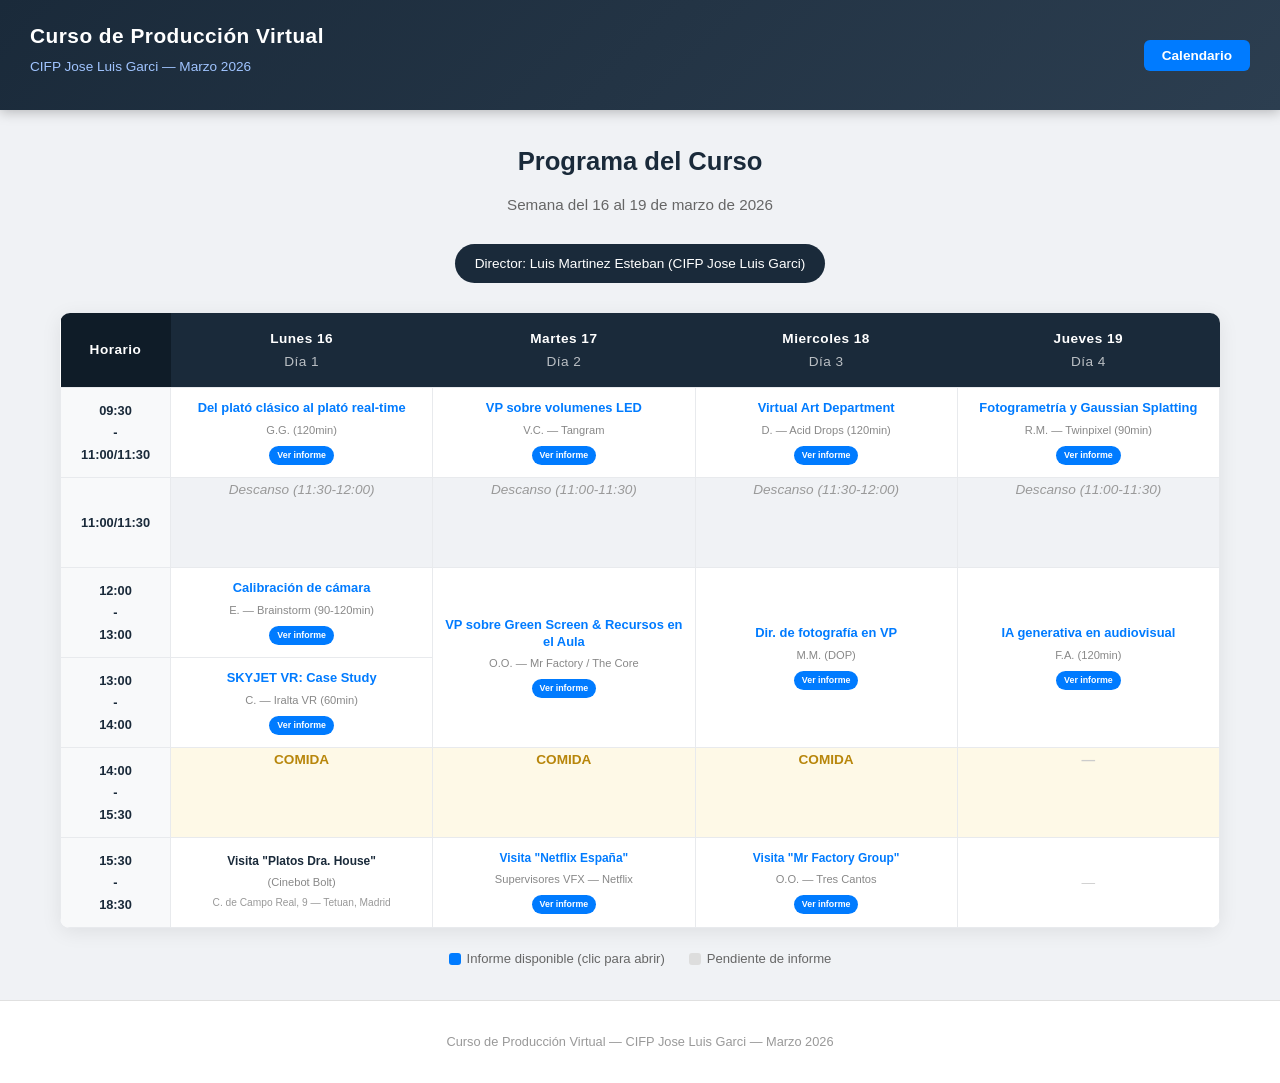
<file: index.html>
<!DOCTYPE html>
<html lang="es">
<head>
    <meta charset="UTF-8">
    <meta name="viewport" content="width=device-width, initial-scale=1.0">
    <title>Curso de Producción Virtual - CIFP Jose Luis Garci 2026</title>
    <link rel="stylesheet" href="styles.css">
</head>
<body>

<!-- Top Bar -->
<div class="topbar" id="top" style="display:flex;align-items:center;gap:16px;">
    <div style="flex:1;cursor:pointer;" onclick="goHome()">
        <h1>Curso de Producción Virtual</h1>
        <p>CIFP Jose Luis Garci &mdash; Marzo 2026</p>
    </div>
    <button onclick="goHome()" style="background:#007bff;color:#fff;border:none;padding:8px 18px;border-radius:6px;cursor:pointer;font-size:.85em;font-weight:600;white-space:nowrap;" id="home-btn">Calendario</button>
</div>

<!-- Day Tabs -->
<div class="day-tabs" id="day-tabs" style="display:none;">
    <button class="day-tab active" onclick="switchDay('día1')">Día 1 &mdash; Lunes 16 Marzo</button>
    <button class="day-tab" onclick="switchDay('día2')">Día 2 &mdash; Martes 17 Marzo</button>
    <button class="day-tab" onclick="switchDay('día3')">Día 3 &mdash; Miércoles 18 Marzo</button>
    <button class="day-tab" onclick="switchDay('día4')">Día 4 &mdash; Jueves 19 Marzo</button>
</div>

<!-- Mobile menu -->
<div class="overlay" id="overlay" onclick="toggleMobile()"></div>
<button class="mobile-menu-btn" onclick="toggleMobile()">&#9776;</button>

<!-- ════════════════════════════════════════════ -->
<!-- HOME: Calendar View                        -->
<!-- ════════════════════════════════════════════ -->
<div class="home-view" id="home-view">
    <div class="calendar-wrapper">
        <div class="calendar-intro">
            <h2>Programa del Curso</h2>
            <p>Semana del 16 al 19 de marzo de 2026</p>
            <div class="director">Director: Luis Martinez Esteban (CIFP Jose Luis Garci)</div>
        </div>

        <table class="cal-table">
            <thead>
                <tr>
                    <th>Horario</th>
                    <th>Lunes 16<br><span style="font-weight:400;opacity:.7;">Día 1</span></th>
                    <th>Martes 17<br><span style="font-weight:400;opacity:.7;">Día 2</span></th>
                    <th>Miercoles 18<br><span style="font-weight:400;opacity:.7;">Día 3</span></th>
                    <th>Jueves 19<br><span style="font-weight:400;opacity:.7;">Día 4</span></th>
                </tr>
            </thead>
            <tbody>
                <!-- Morning block 09:30-11:00/11:30 -->
                <tr>
                    <td>09:30<br>-<br>11:00/11:30</td>
                    <td>
                        <div class="cal-cell clickable" onclick="showTalk('charla01-1')">
                            <div class="cal-title">Del plató clásico al plató real-time</div>
                            <div class="cal-speaker">G.G. (120min)</div>
                            <span class="cal-badge">Ver informe</span>
                        </div>
                    </td>
                    <td>
                        <div class="cal-cell clickable" onclick="showTalk('charla02-1')">
                            <div class="cal-title">VP sobre volumenes LED</div>
                            <div class="cal-speaker">V.C. &mdash; Tangram</div>
                            <span class="cal-badge">Ver informe</span>
                        </div>
                    </td>
                    <td>
                        <div class="cal-cell clickable" onclick="showTalk('charla03-1')">
                            <div class="cal-title">Virtual Art Department</div>
                            <div class="cal-speaker">D. &mdash; Acid Drops (120min)</div>
                            <span class="cal-badge">Ver informe</span>
                        </div>
                    </td>
                    <td>
                        <div class="cal-cell clickable" onclick="showTalk('charla04-1')">
                            <div class="cal-title">Fotogrametría y Gaussian Splatting</div>
                            <div class="cal-speaker">R.M. &mdash; Twinpixel (90min)</div>
                            <span class="cal-badge">Ver informe</span>
                        </div>
                    </td>
                </tr>
                <!-- Break -->
                <tr>
                    <td style="height:40px;">11:00/11:30</td>
                    <td class="cal-break">Descanso (11:30-12:00)</td>
                    <td class="cal-break">Descanso (11:00-11:30)</td>
                    <td class="cal-break">Descanso (11:30-12:00)</td>
                    <td class="cal-break">Descanso (11:00-11:30)</td>
                </tr>
                <!-- Midday block 12:00-13:00 -->
                <tr>
                    <td>12:00<br>-<br>13:00</td>
                    <td>
                        <div class="cal-cell clickable" onclick="showTalk('charla01-2')">
                            <div class="cal-title">Calibración de cámara</div>
                            <div class="cal-speaker">E. &mdash; Brainstorm (90-120min)</div>
                            <span class="cal-badge">Ver informe</span>
                        </div>
                    </td>
                    <td rowspan="2">
                        <div class="cal-cell clickable" onclick="showTalk('charla02-2')" style="height:100%;">
                            <div class="cal-title">VP sobre Green Screen &amp; Recursos en el Aula</div>
                            <div class="cal-speaker">O.O. &mdash; Mr Factory / The Core</div>
                            <span class="cal-badge">Ver informe</span>
                        </div>
                    </td>
                    <td rowspan="2">
                        <div class="cal-cell clickable" onclick="showTalk('charla03-2')" style="height:100%;">
                            <div class="cal-title">Dir. de fotografía en VP</div>
                            <div class="cal-speaker">M.M. (DOP)</div>
                            <span class="cal-badge">Ver informe</span>
                        </div>
                    </td>
                    <td rowspan="2">
                        <div class="cal-cell clickable" onclick="showTalk('charla04-2')" style="height:100%;">
                            <div class="cal-title">IA generativa en audiovisual</div>
                            <div class="cal-speaker">F.A. (120min)</div>
                            <span class="cal-badge">Ver informe</span>
                        </div>
                    </td>
                </tr>
                <!-- 13:00-14:00 -->
                <tr>
                    <td>13:00<br>-<br>14:00</td>
                    <td>
                        <div class="cal-cell clickable" onclick="showTalk('charla01-3')">
                            <div class="cal-title">SKYJET VR: Case Study</div>
                            <div class="cal-speaker">C. &mdash; Iralta VR (60min)</div>
                            <span class="cal-badge">Ver informe</span>
                        </div>
                    </td>
                </tr>
                <!-- Comida -->
                <tr>
                    <td style="height:50px;">14:00<br>-<br>15:30</td>
                    <td class="cal-food">COMIDA</td>
                    <td class="cal-food">COMIDA</td>
                    <td class="cal-food">COMIDA</td>
                    <td class="cal-food" style="color:#ccc;">&mdash;</td>
                </tr>
                <!-- Visitas -->
                <tr>
                    <td>15:30<br>-<br>18:30</td>
                    <td>
                        <div class="cal-cell cal-visit">
                            <div class="cal-title">Visita "Platos Dra. House"</div>
                            <div class="cal-speaker">(Cinebot Bolt)</div>
                            <div class="cal-location">C. de Campo Real, 9 &mdash; Tetuan, Madrid</div>
                        </div>
                    </td>
                    <td>
                        <div class="cal-cell cal-visit clickable" onclick="showTalk('charla02-3')">
                            <div class="cal-title">Visita "Netflix España"</div>
                            <div class="cal-speaker">Supervisores VFX &mdash; Netflix</div>
                            <span class="cal-badge">Ver informe</span>
                        </div>
                    </td>
                    <td>
                        <div class="cal-cell cal-visit clickable" onclick="showTalk('charla03-3')">
                            <div class="cal-title">Visita "Mr Factory Group"</div>
                            <div class="cal-speaker">O.O. &mdash; Tres Cantos</div>
                            <span class="cal-badge">Ver informe</span>
                        </div>
                    </td>
                    <td>
                        <div class="cal-cell cal-nodata" style="color:#ccc;">&mdash;</div>
                    </td>
                </tr>
            </tbody>
        </table>

        <div class="cal-legend">
            <div class="cal-legend-item"><div class="cal-legend-dot available"></div> Informe disponible (clic para abrir)</div>
            <div class="cal-legend-item"><div class="cal-legend-dot pending"></div> Pendiente de informe</div>
        </div>
    </div>
</div>

<div class="layout talks-view" id="talks-view">

    <!-- Sidebar -->
    <aside class="sidebar" id="sidebar">
        <div class="sidebar-section" id="sidebar-día1">
            <h3>Día 1 &mdash; Lunes 16</h3>
            <button class="talk-btn active" onclick="showTalk('charla01-1')">
                Del plató clásico al plató real-time
                <span class="speaker">G.G.</span>
            </button>
            <button class="talk-btn" onclick="showTalk('charla01-2')">
                Calibración de cámara y Tracking
                <span class="speaker">E. &mdash; Brainstorm</span>
            </button>
            <button class="talk-btn" onclick="showTalk('charla01-3')">
                SKYJET VR: Case Study
                <span class="speaker">C. &amp; A.S. &mdash; Iralta VR</span>
            </button>
        </div>
        <div class="sidebar-section" id="sidebar-día2">
            <h3>Día 2 &mdash; Martes 17</h3>
            <button class="talk-btn" onclick="showTalk('charla02-1')">
                VP sobre Volumenes LED
                <span class="speaker">V.C. &mdash; Tangram</span>
            </button>
            <button class="talk-btn" onclick="showTalk('charla02-2')">
                VP sobre Green Screen &amp; Educación
                <span class="speaker">O.O. &mdash; Mr. Factory</span>
            </button>
            <button class="talk-btn" onclick="showTalk('charla02-3')">
                VP sobre Volumenes LED (Netflix)
                <span class="speaker">Supervisores VFX &mdash; Netflix</span>
            </button>
        </div>
        <div class="sidebar-section" id="sidebar-día3">
            <h3>Día 3 &mdash; Miércoles 18</h3>
            <button class="talk-btn" onclick="showTalk('charla03-1')">
                VAD y Pipeline Técnico
                <span class="speaker">D. &mdash; Acid Drops</span>
            </button>
            <button class="talk-btn" onclick="showTalk('charla03-2')">
                Dirección de Fotografía en VP
                <span class="speaker">M.M. &mdash; DOP</span>
            </button>
            <button class="talk-btn" onclick="showTalk('charla03-3')">
                Visita MR Factory Group
                <span class="speaker">O.O. &mdash; MR Factory</span>
            </button>
        </div>
        <div class="sidebar-section" id="sidebar-día4">
            <h3>Día 4 &mdash; Jueves 19</h3>
            <button class="talk-btn" onclick="showTalk('charla04-1')">
                Fotogrametría y Gaussian Splatting
                <span class="speaker">R.M. &mdash; Twinpixel</span>
            </button>
            <button class="talk-btn" onclick="showTalk('charla04-2')">
                IA Generativa en Audiovisual
                <span class="speaker">F.A.</span>
            </button>
        </div>
    </aside>

    <!-- Main Content -->
    <main class="main">

<!-- ════════════════════════════════════════════════════════════ -->
<!-- CHARLA 01-1: G.G. -->
<!-- ════════════════════════════════════════════════════════════ -->
<div class="talk-content active" id="charla01-1"></div>

<!-- ════════════════════════════════════════════════════════════ -->
<!-- CHARLA 01-2: E. / Brainstorm -->
<!-- ════════════════════════════════════════════════════════════ -->
<div class="talk-content" id="charla01-2"></div>

<!-- ════════════════════════════════════════════════════════════ -->
<!-- CHARLA 01-3: Skyjet VR -->
<!-- ════════════════════════════════════════════════════════════ -->
<div class="talk-content" id="charla01-3"></div>

<!-- ════════════════════════════════════════════════════════════ -->
<!-- CHARLA 02-1: V.C. / Tangram -->
<!-- ════════════════════════════════════════════════════════════ -->
<div class="talk-content" id="charla02-1"></div>

<!-- ════════════════════════════════════════════════════════════ -->
<!-- CHARLA 02-2: O.O. / Mr. Factory -->
<!-- ════════════════════════════════════════════════════════════ -->
<div class="talk-content" id="charla02-2"></div>

<!-- ════════════════════════════════════════════════════════════ -->
<!-- CHARLA 02-3: Visita Netflix - VP sobre Volumenes LED -->
<!-- ════════════════════════════════════════════════════════════ -->
<div class="talk-content" id="charla02-3"></div>


<!-- ════════════════════════════════════════════════════════════ -->
<!-- CHARLA 03-1: D. / Acid Drops - Virtual Art Department -->
<!-- ════════════════════════════════════════════════════════════ -->
<div class="talk-content" id="charla03-1"></div>

<!-- ════════════════════════════════════════════════════════════ -->
<!-- CHARLA 03-2: M.M. - Dir. Fotografia en VP -->
<!-- ════════════════════════════════════════════════════════════ -->
<div class="talk-content" id="charla03-2"></div>

<!-- ════════════════════════════════════════════════════════════ -->
<!-- CHARLA 03-3: Visita a MR Factory Group — Demostración Técnica -->
<!-- ════════════════════════════════════════════════════════════ -->
<div class="talk-content" id="charla03-3"></div>

<!-- ════════════════════════════════════════════════════════════ -->
<!-- CHARLA 04-1: R.M. / Twinpixel - Fotogrametría -->
<!-- ════════════════════════════════════════════════════════════ -->
<div class="talk-content" id="charla04-1"></div>

<!-- ════════════════════════════════════════════════════════════ -->
<!-- CHARLA 04-2: F.A. - IA Generativa -->
<!-- ════════════════════════════════════════════════════════════ -->
<div class="talk-content" id="charla04-2"></div>

    </main>
</div>

<footer>
    Curso de Producción Virtual &mdash; CIFP Jose Luis Garci &mdash; Marzo 2026
</footer>

<script src="app.js"></script>

</body>
</html>
</file>
<file: styles.css>
*, *::before, *::after { box-sizing: border-box; margin: 0; padding: 0; }

        body {
            font-family: 'Segoe UI', Roboto, Helvetica, Arial, sans-serif;
            line-height: 1.7;
            color: #2c3e50;
            background-color: #f0f2f5;
        }

        /* ── Top bar ── */
        .topbar {
            background: linear-gradient(135deg, #1a2a3a 0%, #2c3e50 100%);
            color: #fff;
            padding: 18px 30px;
            position: sticky;
            top: 0;
            z-index: 100;
            box-shadow: 0 2px 12px rgba(0,0,0,.25);
        }
        .topbar h1 {
            font-size: 1.3em;
            font-weight: 700;
            letter-spacing: .5px;
        }
        .topbar p { font-size: .85em; color: #a0c4ff; margin-top: 2px; }

        /* ── Day tabs ── */
        .day-tabs {
            display: flex;
            gap: 0;
            background: #fff;
            border-bottom: 2px solid #e0e0e0;
            position: sticky;
            top: 72px;
            z-index: 99;
            box-shadow: 0 1px 4px rgba(0,0,0,.06);
        }
        .day-tab {
            flex: 1;
            text-align: center;
            padding: 14px 10px;
            font-weight: 700;
            font-size: .95em;
            cursor: pointer;
            color: #666;
            border-bottom: 3px solid transparent;
            transition: all .2s;
            background: none;
            border-top: none; border-left: none; border-right: none;
        }
        .day-tab:hover { color: #1a2a3a; background: #f8f9fa; }
        .day-tab.active { color: #1a2a3a; border-bottom-color: #007bff; background: #f0f6ff; }

        /* ── Layout ── */
        .layout {
            display: flex;
            max-width: 1280px;
            margin: 0 auto;
            min-height: calc(100vh - 130px);
        }

        /* ── Sidebar ── */
        .sidebar {
            width: 280px;
            min-width: 280px;
            background: #fff;
            border-right: 1px solid #e0e0e0;
            padding: 20px 0;
            position: sticky;
            top: 115px;
            height: calc(100vh - 115px);
            overflow-y: auto;
        }
        .sidebar-section { padding: 0 16px; margin-bottom: 20px; }
        .sidebar-section h3 {
            font-size: .7em;
            text-transform: uppercase;
            letter-spacing: 1.5px;
            color: #999;
            margin-bottom: 10px;
            padding-bottom: 6px;
            border-bottom: 1px solid #eee;
        }
        .talk-btn {
            display: block;
            width: 100%;
            text-align: left;
            padding: 10px 14px;
            margin-bottom: 4px;
            border: none;
            border-radius: 6px;
            background: none;
            cursor: pointer;
            font-size: .88em;
            color: #444;
            transition: all .15s;
            line-height: 1.4;
        }
        .talk-btn:hover { background: #f0f6ff; color: #007bff; }
        .talk-btn.active { background: #007bff; color: #fff; font-weight: 600; }
        .talk-btn .speaker { display: block; font-size: .78em; color: #888; margin-top: 2px; }
        .talk-btn.active .speaker { color: #c8dfff; }

        /* ── Main content ── */
        .main {
            flex: 1;
            padding: 30px 40px 60px;
            max-width: 900px;
        }

        .talk-content { display: none; }
        .talk-content.active { display: block; }

        /* ── Content styling ── */
        .talk-header {
            margin-bottom: 30px;
            padding-bottom: 20px;
            border-bottom: 3px solid #007bff;
        }
        .talk-header h2 { font-size: 1.8em; color: #1a2a3a; margin-bottom: 8px; }
        .talk-meta { color: #666; font-size: .95em; }
        .talk-meta strong { color: #444; }

        .section-title {
            color: #1a2a3a;
            font-size: 1.35em;
            margin-top: 40px;
            margin-bottom: 16px;
            padding-left: 14px;
            border-left: 4px solid #007bff;
        }

        .subsection-title {
            color: #2c3e50;
            font-size: 1.1em;
            margin-top: 28px;
            margin-bottom: 12px;
        }

        .executive-summary {
            font-style: italic;
            background: #f0f6ff;
            border-left: 5px solid #007bff;
            padding: 20px 24px;
            margin-bottom: 30px;
            border-radius: 0 6px 6px 0;
            font-size: .97em;
        }

        .experience-box {
            background: #f8faf8;
            border: 1px solid #d4edda;
            border-left: 5px solid #28a745;
            padding: 20px 24px;
            margin: 24px 0;
            border-radius: 0 6px 6px 0;
        }
        .experience-box-title {
            font-size: .78em;
            font-weight: 700;
            text-transform: uppercase;
            letter-spacing: 1px;
            color: #28a745;
            margin-bottom: 10px;
        }
        .experience-box p { margin: 0; font-size: .95em; }

        .tech-concept {
            background: #f0f4ff;
            border-left: 4px solid #5b7fb5;
            padding: 16px 20px;
            margin: 16px 0;
            border-radius: 0 6px 6px 0;
        }

        .content-list {
            padding-left: 22px;
            margin: 14px 0;
        }
        .content-list li {
            margin-bottom: 10px;
            font-size: .95em;
        }
        .content-list li b { color: #1a2a3a; }

        .glossary-table {
            width: 100%;
            border-collapse: collapse;
            margin-top: 16px;
            font-size: .93em;
        }
        .glossary-table th {
            background: #1a2a3a;
            color: #fff;
            text-align: left;
            padding: 12px 16px;
        }
        .glossary-table td {
            padding: 12px 16px;
            border-bottom: 1px solid #eee;
        }
        .glossary-table tr:hover td { background: #f8f9fa; }

        .glossary-grid {
            display: grid;
            grid-template-columns: 180px 1fr;
            gap: 1px;
            background: #e0e0e0;
            border-radius: 6px;
            overflow: hidden;
            margin-top: 16px;
            font-size: .93em;
        }
        .glossary-grid dt {
            background: #1a2a3a;
            color: #a0c4ff;
            font-weight: 700;
            padding: 12px 16px;
        }
        .glossary-grid dd {
            background: #fff;
            padding: 12px 16px;
            margin: 0;
        }

        p { margin-bottom: 14px; font-size: .96em; }

        .citation { font-size: .75em; color: #999; vertical-align: super; margin-left: 2px; }

        /* ── Section nav (TOC inside each talk) ── */
        .section-nav {
            background: #f8f9fa;
            border: 1px solid #e9ecef;
            border-radius: 6px;
            padding: 16px 20px;
            margin-bottom: 30px;
        }
        .section-nav-title { font-size: .8em; font-weight: 700; color: #999; text-transform: uppercase; letter-spacing: 1px; margin-bottom: 10px; }
        .section-nav ul { list-style: none; padding: 0; }
        .section-nav li { margin-bottom: 6px; }
        .section-nav a { text-decoration: none; color: #007bff; font-size: .9em; font-weight: 500; }
        .section-nav a:hover { text-decoration: underline; }

        /* ── Back to top ── */
        .back-top {
            display: inline-block;
            margin-top: 40px;
            padding: 8px 18px;
            background: #1a2a3a;
            color: #fff;
            border-radius: 4px;
            text-decoration: none;
            font-size: .85em;
        }
        .back-top:hover { background: #007bff; }

        footer {
            text-align: center;
            padding: 30px;
            font-size: .8em;
            color: #999;
            border-top: 1px solid #e0e0e0;
            background: #fff;
        }

        /* ── Calendar Home ── */
        .home-view { display: block; }
        .talks-view { display: none; }
        .home-view.hidden { display: none; }
        .talks-view.visible { display: flex; }

        .calendar-wrapper {
            max-width: 1200px;
            margin: 30px auto;
            padding: 0 20px;
        }
        .calendar-intro {
            text-align: center;
            margin-bottom: 30px;
        }
        .calendar-intro h2 {
            font-size: 1.6em;
            color: #1a2a3a;
            margin-bottom: 8px;
        }
        .calendar-intro p { color: #666; font-size: .95em; }
        .calendar-intro .director {
            display: inline-block;
            background: #1a2a3a;
            color: #fff;
            padding: 8px 20px;
            border-radius: 20px;
            font-size: .85em;
            margin-top: 12px;
        }

        .cal-table {
            width: 100%;
            border-collapse: collapse;
            background: #fff;
            box-shadow: 0 4px 20px rgba(0,0,0,.08);
            border-radius: 10px;
            overflow: hidden;
            table-layout: fixed;
        }
        .cal-table th {
            background: #1a2a3a;
            color: #fff;
            padding: 14px 10px;
            font-size: .85em;
            text-align: center;
            letter-spacing: .5px;
        }
        .cal-table th:first-child {
            width: 110px;
            background: #0f1c28;
        }
        .cal-table td {
            padding: 0;
            border: 1px solid #e8eaed;
            vertical-align: top;
            font-size: .85em;
            height: 90px;
        }
        .cal-table td:first-child {
            text-align: center;
            font-weight: 700;
            color: #1a2a3a;
            font-size: .8em;
            background: #f8f9fa;
            vertical-align: middle;
            padding: 10px 6px;
        }
        .cal-cell {
            display: flex;
            flex-direction: column;
            justify-content: center;
            align-items: center;
            text-align: center;
            height: 100%;
            padding: 10px 8px;
            transition: all .2s;
        }
        .cal-cell.clickable {
            cursor: pointer;
            position: relative;
        }
        .cal-cell.clickable:hover {
            background: #e8f4ff;
            transform: scale(1.02);
            box-shadow: inset 0 0 0 2px #007bff;
            border-radius: 4px;
        }
        .cal-cell .cal-title {
            font-weight: 700;
            color: #1a2a3a;
            font-size: .95em;
            line-height: 1.3;
            margin-bottom: 4px;
        }
        .cal-cell.clickable .cal-title { color: #007bff; }
        .cal-cell .cal-speaker {
            font-size: .82em;
            color: #888;
        }
        .cal-cell.clickable .cal-badge {
            display: inline-block;
            background: #007bff;
            color: #fff;
            font-size: .65em;
            padding: 2px 8px;
            border-radius: 10px;
            margin-top: 6px;
            font-weight: 600;
        }
        .cal-break {
            background: #f0f2f5;
            text-align: center;
            vertical-align: middle;
            color: #999;
            font-style: italic;
            font-size: .82em;
        }
        .cal-food {
            background: #fef9e7;
            text-align: center;
            vertical-align: middle;
            font-weight: 700;
            color: #b8860b;
            font-size: .9em;
        }
        .cal-visit .cal-title { font-size: .88em; }
        .cal-visit .cal-location { font-size: .75em; color: #999; margin-top: 2px; }
        .cal-nodata { color: #ccc; }

        .cal-legend {
            display: flex;
            gap: 24px;
            justify-content: center;
            margin-top: 20px;
            flex-wrap: wrap;
        }
        .cal-legend-item {
            display: flex;
            align-items: center;
            gap: 6px;
            font-size: .82em;
            color: #666;
        }
        .cal-legend-dot {
            width: 12px;
            height: 12px;
            border-radius: 3px;
        }
        .cal-legend-dot.available { background: #007bff; }
        .cal-legend-dot.pending { background: #ddd; }

        /* ── Responsive ── */
        @media (max-width: 900px) {
            .sidebar { display: none; }
            .main { padding: 20px 16px 40px; }
            .talk-header h2 { font-size: 1.4em; }
            .topbar h1 { font-size: 1.1em; }
            .cal-table { font-size: .75em; }
            .cal-table th { padding: 8px 4px; font-size: .75em; }
            .cal-cell { padding: 6px 4px; }
            .cal-cell .cal-title { font-size: .82em; }
            .cal-cell .cal-speaker { font-size: .7em; }
            .cal-table td:first-child { font-size: .7em; width: 60px; }
            .calendar-wrapper { padding: 0 8px; }
            .cal-table th:first-child { width: 60px; }
        }

        /* ── Mobile nav drawer ── */
        .mobile-menu-btn {
            display: none;
            position: fixed;
            bottom: 20px;
            right: 20px;
            z-index: 200;
            background: #007bff;
            color: #fff;
            border: none;
            border-radius: 50%;
            width: 56px;
            height: 56px;
            font-size: 1.5em;
            cursor: pointer;
            box-shadow: 0 4px 12px rgba(0,123,255,.4);
        }
        @media (max-width: 900px) {
            .mobile-menu-btn.visible { display: block; }
            .sidebar.open {
                display: block;
                position: fixed;
                top: 0; left: 0;
                width: 300px;
                height: 100vh;
                z-index: 150;
                box-shadow: 4px 0 20px rgba(0,0,0,.3);
                padding-top: 60px;
            }
            .overlay {
                display: none;
                position: fixed;
                top: 0; left: 0;
                width: 100%; height: 100%;
                background: rgba(0,0,0,.4);
                z-index: 140;
            }
            .overlay.open { display: block; }
        }
</file>
